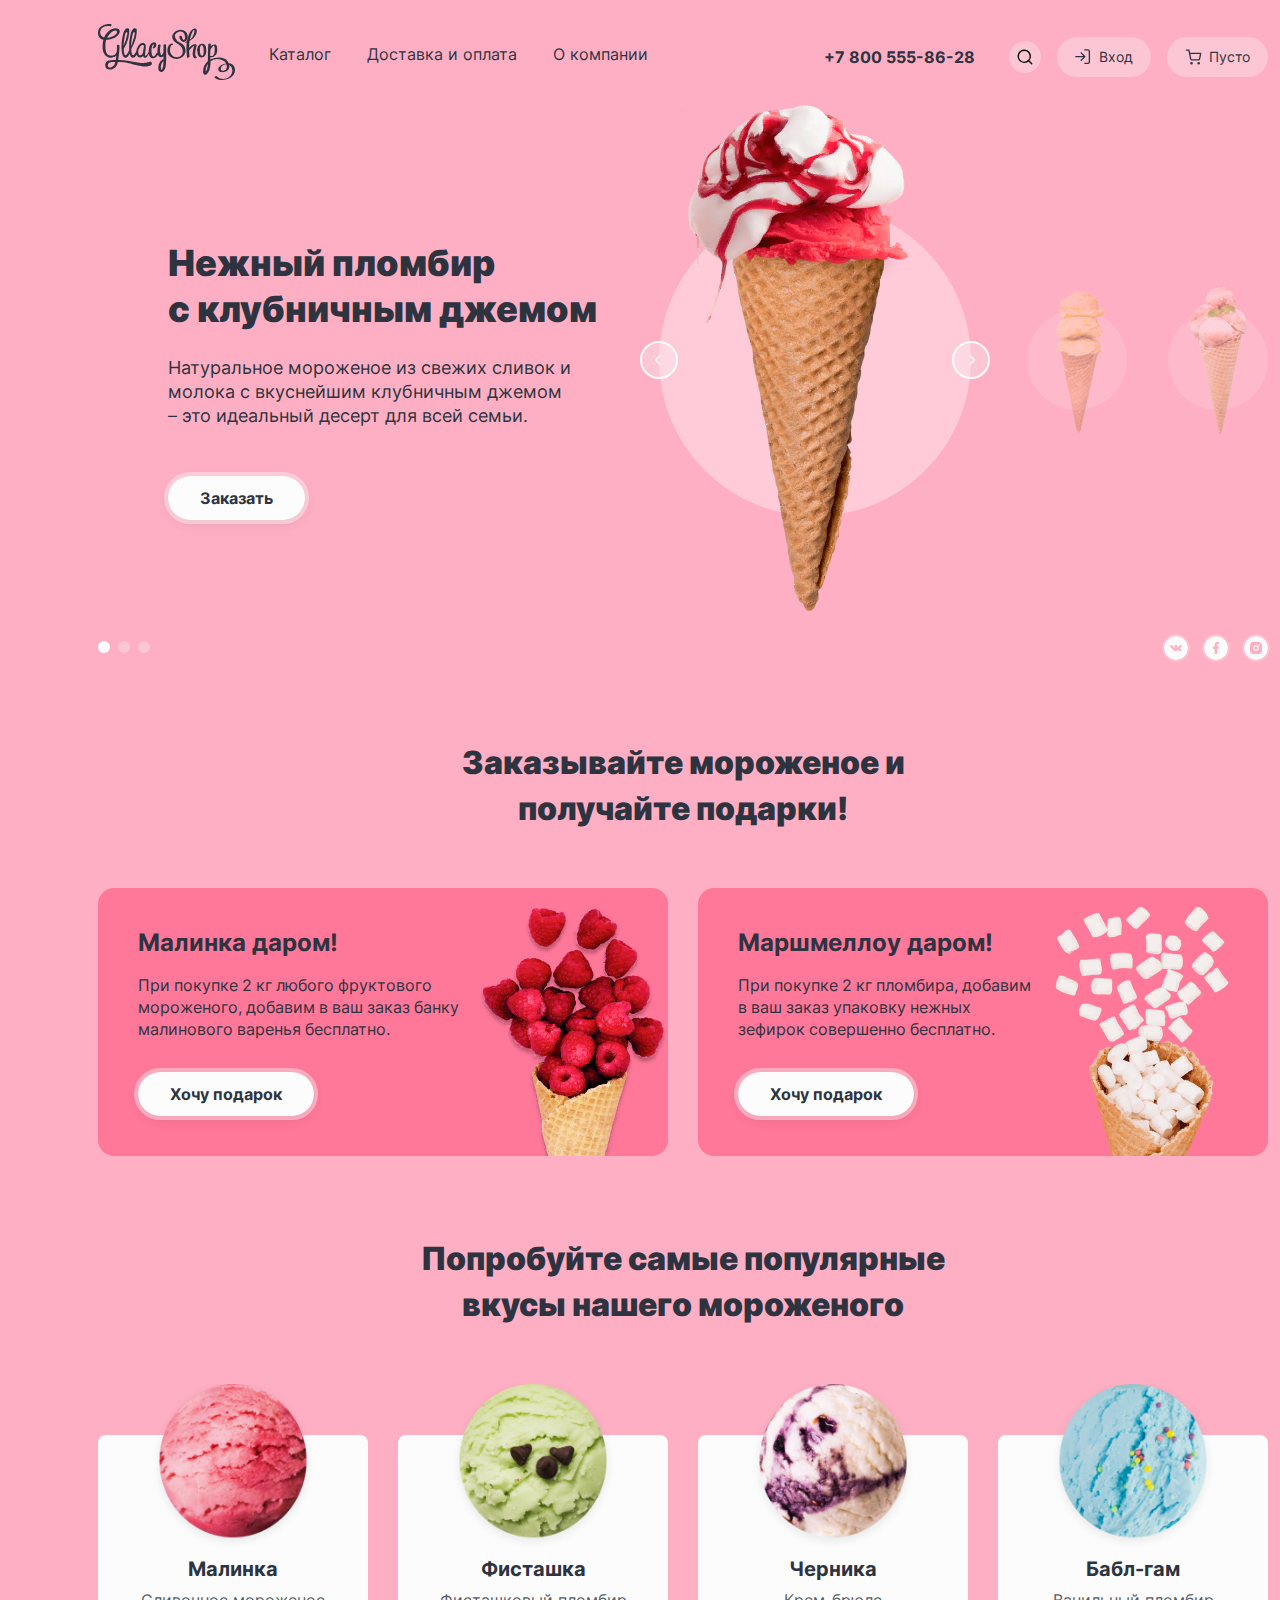
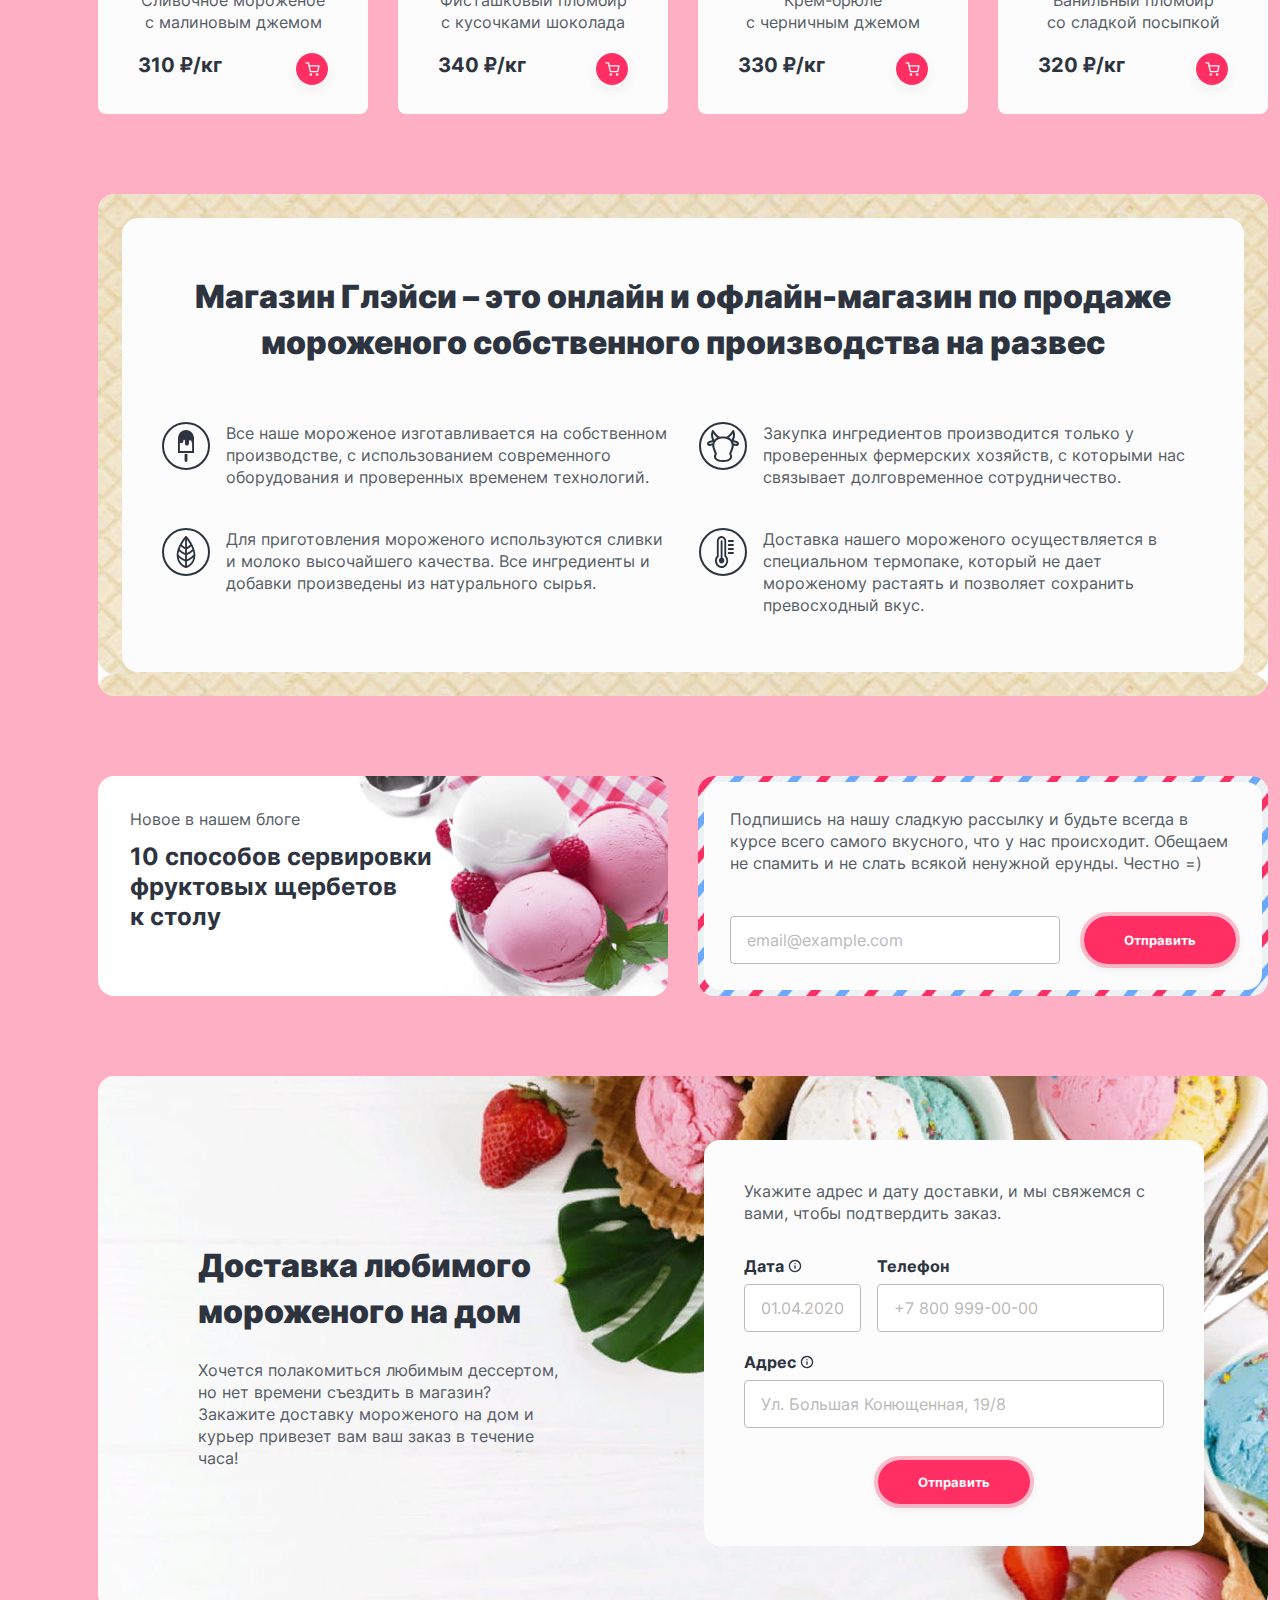
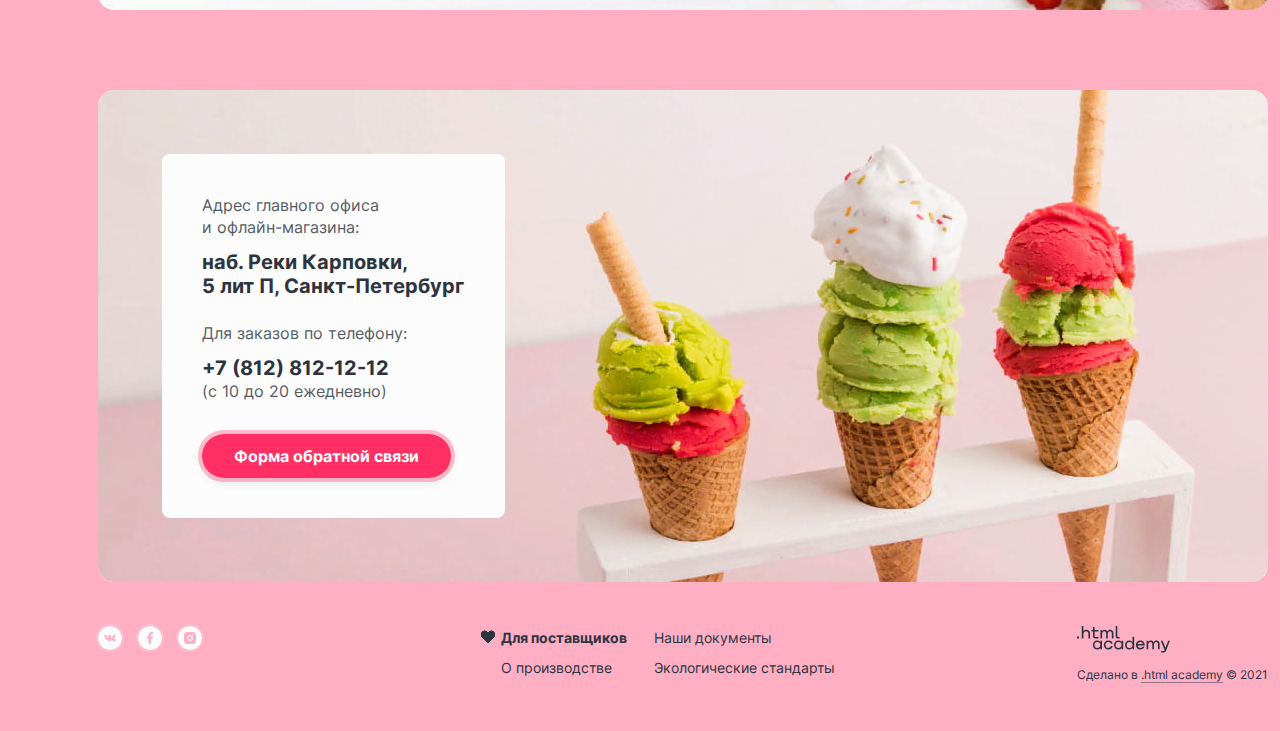
<file: index.html>
<!DOCTYPE html>
<html lang="ru">
  <head>
    <meta charset="utf-8">
    <title>HTML Academy: Глейси</title>
    <link rel="icon" type="image/png" sizes="32x32" href="images/favicon-32x32.png">
    <link rel="stylesheet" href="styles/styles.css">
  </head>
  <body class="page-pink">
    <header class="main-header">
      <nav class="navigation">
        <img class="logo" src="images/logo-gllacy.svg" width="137" height="56" alt="Логотип Магазина Глэйси.">
        <ul class="navigation-list">
          <li class="navigation-item">
            <a class="navigation-link" href="catalog.html">Каталог</a>
          </li>
          <li class="navigation-item">
            <a class="navigation-link" href="delivery.html">Доставка и оплата</a>
          </li>
          <li class="navigation-item">
            <a class="navigation-link" href="about.html">О компании</a>
          </li>
        </ul>
        <ul class="navigation-list navigation-user">
          <li class="navigation-item">
            <a class="navigation-link" href="tel:+78005558628"><span class="telephone">+7 800 555-86-28</span>
            </a>
          </li>
          <li class="navigation-item">
            <a class="navigation-link navigation-link-search" href="#">
              <svg class="navigation-icon" aria-hidden="true" focusable="false" width="16" height="16" xmlns="http://www.w3.org/2000/svg">
                <path fill-rule="evenodd" clip-rule="evenodd" d="M1.913 7.246a5.333 5.333 0 1 1 9.17 3.705.666.666 0 0 0-.132.132 5.333 5.333 0 0 1-9.038-3.837Zm9.552 5.162a6.667 6.667 0 1 1 .943-.943l2.81 2.81a.667.667 0 1 1-.943.943l-2.81-2.81Z" />
              </svg>
              <span class="visually-hidden">
              Поиск
              </span>
            </a>
            <div class="popover popover-search">
            <div class="popover-content">
                <form class="search-form" action="https://echo.htmlacademy.ru/" method="post">
                  <p class="field-group">
                    <label class="visually-hidden" for="search">Поиск</label>
                    <input class="search-form-field field" type="text" id="search" name="search" placeholder="Поиск по сайту">
                  </p>
                  <button class="popover-close-button">
                    <svg aria-hidden="true" focusable="false" width="16" height="16" viewBox="0 0 16 16" fill="none" xmlns="http://www.w3.org/2000/svg">
                    <path fill-rule="evenodd" clip-rule="evenodd" d="M12.803 4.13807C13.0634 3.87772 13.0634 3.45561 12.803 3.19526C12.5427 2.93491 12.1206 2.93491 11.8602 3.19526L7.99914 7.05633L4.13807 3.19526C3.87772 2.93491 3.45561 2.93491 3.19526 3.19526C2.93491 3.45561 2.93491 3.87772 3.19526 4.13807L7.05633 7.99914L3.19526 11.8602C2.93491 12.1206 2.93491 12.5427 3.19526 12.803C3.45561 13.0634 3.87772 13.0634 4.13807 12.803L7.99914 8.94195L11.8602 12.803C12.1206 13.0634 12.5427 13.0634 12.803 12.803C13.0634 12.5427 13.0634 12.1206 12.803 11.8602L8.94195 7.99914L12.803 4.13807Z" fill="#B9B9B9"/>
                    </svg>

                      <span class="visually-hidden">Закрыть</span>
                  </button>
                </form>
              </div>
            </div>
          </li>
          <li class="navigation-item">
            <a class="navigation-link navigation-link-login" href="#">
              <svg class="navigation-icon" width="16" height="16" fill="none" xmlns="http://www.w3.org/2000/svg"><path fill-rule="evenodd" clip-rule="evenodd" d="M9.2.87c0-.36.3-.66.68-.66h3a2.17 2.17 0 0 1 2.16 2.17v10.5a2.17 2.17 0 0 1-2.16 2.16h-3a.67.67 0 0 1 0-1.33h3a.83.83 0 0 0 .83-.84V2.38a.83.83 0 0 0-.84-.83h-3a.67.67 0 0 1-.66-.67ZM5.66 3.4a.67.67 0 0 1 .95 0l3.74 3.75a.66.66 0 0 1 0 .95L6.6 11.85a.67.67 0 1 1-.95-.95l2.62-2.6H.87a.67.67 0 0 1 0-1.34h7.4L5.65 4.35a.67.67 0 0 1 0-.95Z" fill="#2D3440"/></svg>
              Вход
            </a>
            <div class="popover popover-auth">
              <div class="popover-content">
                <h2 class="popover-title">Личный кабинет</h2>
                <form class="auth-form" action="https://echo.htmlacademy.ru/" method="post">
                  <p class="field-group">
                    <label class="visually-hidden" for="auth-email">email@example.com</label>
                    <input class="auth-form-field field" type="email" id="auth-email" name="auth-email" value="email@example.com" required>
                  </p>
                  <p class="field-group">
                    <label class="visually-hidden" for="auth-password">Пароль</label>
                    <input class="auth-form-field field" type="password" id="auth-password" name="auth-password" value="password">
                  </p>
                  <p class="field-group auth-form-user-options">
                    <button class="button-red auth-form-button" type="submit">Войти</button>
                    <a class="auth-form-recovery" href="#">Забыли пароль?</a>
                    <a class="auth-form-register" href="#">Регистрация</a>
                  </p>
                </form>
              </div>
            </div>
          </li>
          <li class="navigation-item">
            <a class="navigation-link navigation-link-cart" href="#">
              <svg class="navigation-icon" width="17" height="16" fill="none" xmlns="http://www.w3.org/2000/svg"><path fill-rule="evenodd" clip-rule="evenodd" d="M1.31.49a.67.67 0 0 0 0 1.33h2.06l.54 2.7.01.05 1.1 5.44a1.97 1.97 0 0 0 1.96 1.6h6.32a1.97 1.97 0 0 0 1.96-1.6l1.05-5.47a.67.67 0 0 0-.66-.8H5.12l-.55-2.71a.67.67 0 0 0-.65-.54h-2.6Zm5.01 9.26L5.4 5.08h9.46l-.9 4.68a.64.64 0 0 1-.63.5H6.96a.64.64 0 0 1-.64-.5ZM5.21 14.2a1.32 1.32 0 1 1 2.64 0 1.32 1.32 0 0 1-2.64 0Zm7.17 0a1.32 1.32 0 1 1 2.64 0 1.32 1.32 0 0 1-2.64 0Z" fill="#2D3440"/></svg>
              <span class="visually-hidden">
              Корзина
              </span> Пусто
            </a>
            <div class="popover popover-cart-empty">
              <div class="popover-content">
                <h2 class="popover-title">Ваша корзина пока пуста</h2>
              </div>
            </div>
          </li>
        </ul>

      </nav>
    </header>
    <main class="main-container main-index">
      <h1 class="visually-hidden">Магазин Глэйси</h1>

      <div class="first-page-container">
        <section class="description">
          <h2 class="visually-hidden">Описание товара</h2>
          <h3 class="description-title">Нежный пломбир<br> с клубничным джемом</h3>
          <p class="description-text">Натуральное мороженое из свежих сливок и молока с вкуснейшим клубничным джемом<br> – это идеальный десерт для всей семьи. 
          </p>
          <a href="#" class="button button-order">Заказать</a>
        </section>

        <section class="gallery">
          <h2 class="visually-hidden">Галлерея мороженого с разными вкусами</h2>
          <div class="ice-cream-wrapper">
            <div class="ice-cream-background">
              <img class="slider-image-1" src="images/ice-cream-1.png" width="306" height="507" alt="Мороженое с клубничным джемом.">
            </div>
            <div class="slider-controls">
              <button class="slider-button slider-prev" type="button">
                <svg aria-hidden="true" focusable="false" width="16" height="16" viewBox="0 0 16 16" fill="none" xmlns="http://www.w3.org/2000/svg">
                <path fill-rule="evenodd" clip-rule="evenodd" d="M7.13526 2.8647C6.87557 2.605 6.45451 2.605 6.19481 2.8647C5.93511 3.12439 5.93511 3.54545 6.19481 3.80515L10.3961 8.00643L6.19477 12.2077C5.93508 12.4674 5.93508 12.8885 6.19477 13.1482C6.45447 13.4079 6.87553 13.4079 7.13523 13.1482L11.8039 8.47949C11.8049 8.47855 11.8058 8.47761 11.8068 8.47666C12.0665 8.21696 12.0665 7.79591 11.8068 7.53621L7.13526 2.8647Z" fill="#2D3440"/>
                </svg>
                <span class="visually-hidden">Предыдущее фото</span>
              </button>
              <button class="slider-button slider-next" type="button">
                <svg aria-hidden="true" focusable="false" width="16" height="16" viewBox="0 0 16 16" fill="none" xmlns="http://www.w3.org/2000/svg">
                <path fill-rule="evenodd" clip-rule="evenodd" d="M7.13526 2.8647C6.87557 2.605 6.45451 2.605 6.19481 2.8647C5.93511 3.12439 5.93511 3.54545 6.19481 3.80515L10.3961 8.00643L6.19477 12.2077C5.93508 12.4674 5.93508 12.8885 6.19477 13.1482C6.45447 13.4079 6.87553 13.4079 7.13523 13.1482L11.8039 8.47949C11.8049 8.47855 11.8058 8.47761 11.8068 8.47666C12.0665 8.21696 12.0665 7.79591 11.8068 7.53621L7.13526 2.8647Z" fill="#2D3440"/>
                </svg>
                <span class="visually-hidden">Следующее фото</span>
              </button>
            </div>
            <img class="slider-image-2" src="images/ice-cream-2-2.png" width="100" height="150" alt="Мороженое со вкусом банана.">
            <img class="slider-image-3" src="images/ice-cream-3-3.png" width="100" height="150" alt="Мороженое с Маршмеллоу.">
          </div>
        </section>
      </div>

      <div class="pagination-wrapper">
        <ol class="slider-pagination">
          <li class="slider-pagination-item">
            <button class="slider-pagination-button slider-pagination-button-current" type="button">
              <span class="visually-hidden">1 фото</span>
            </button>
          </li>
          <li class="slider-pagination-item">
            <button class="slider-pagination-button slider-pagination-button-second" type="button">
              <span class="visually-hidden">2 фото</span>
            </button>
          </li>
          <li class="slider-pagination-item">
            <button class="slider-pagination-button slider-pagination-button-third" type="button">
              <span class="visually-hidden">3 фото</span>
            </button>
          </li>
        </ol>
        <ul class="social-media-list">
          <li class="social-media-item">
            <a class="social-media-link social-media-vk" href="https://vk.com/htmlacademy/">
              <span class="visually-hidden">Вконтакте</span>
            </a>
          </li>
          <li class="social-media-item">
            <a class="social-media-link social-media-fb" href="https://www.facebook.com/htmlacademy/">
              <span class="visually-hidden">Фэйсбук</span>
            </a>
          </li>
          <li class="social-media-item">
            <a class="social-media-link social-media-instagram" href="https://www.instagram.com/htmlacademy/">
              <span class="visually-hidden">Инстаграм</span>
            </a>
          </li>
        </ul>
      </div>

      <section class="bonuses">
        <h2 class="visually-hidden">Бонусное предложение</h2>
        <h3 class="bonuses-title">Заказывайте мороженое и получайте подарки!</h3>
        <ul class="bonuses-list">
          <li class="bonuses-item-1">
            <h4 class="bonuses-item-title">Малинка даром!</h4>
            <p class="bonuses-item-description">При покупке 2 кг любого фруктового<br> мороженого, добавим в ваш заказ банку<br> малинового варенья бесплатно.
            </p>  
            <a class="button button-gift" href="#" >Хочу подарок</a>
          </li>
          <li class="bonuses-item-2">
            <h4 class="bonuses-item-title">Маршмеллоу даром!</h4>
            <p class="bonuses-item-description">При покупке 2 кг пломбира, добавим<br> в ваш заказ упаковку нежных<br> зефирок совершенно бесплатно.
            </p>  
            <a class="button button-gift" href="#" >Хочу подарок</a>
          </li>
        </ul>
      </section>

      <section class="flavours">
        <h2 class="visually-hidden">Товары</h2>
        <h3 class="flavours-title">Попробуйте самые популярные вкусы нашего мороженого</h3>
        <ul class="product-list">
          <li class="product-card">
            <a class="product-card-image-link" href="#">
              <img class="product-card-image" src="images/products/product-1.png" width="168" height="168" alt="Малиновый вкус мороженого.">
            </a>
            <a class="product-card-title-link" href="">
              <h4 class="product-card-title">Малинка</h4>
            </a>
            <a class="product-card-description-link" href="">
              <p class="product-card-description">Сливочное мороженое<br> с малиновым джемом</p>
            </a>
            <b class="product-card-price">310 ₽/кг</b>
            <a class="button product-card-button" href="#">
              <svg aria-hidden="true" focusable="false" width="15" height="14" fill="none" xmlns="http://www.w3.org/2000/svg"><path fill-rule="evenodd" clip-rule="evenodd" d="M1.17.25a.67.67 0 1 0 0 1.33h1.77l.47 2.34v.05l.97 4.84a1.83 1.83 0 0 0 1.82 1.46h5.62a1.83 1.83 0 0 0 1.82-1.46V8.8l.93-4.86a.67.67 0 0 0-.66-.8h-9.3L4.14.8a.67.67 0 0 0-.66-.54H1.17Zm4.52 8.3-.81-4.07h8.23l-.78 4.07a.5.5 0 0 1-.49.4H6.18a.5.5 0 0 1-.49-.4ZM4.56 12.5a1.25 1.25 0 1 1 2.49 0 1.25 1.25 0 0 1-2.5 0Zm6.37 0a1.25 1.25 0 1 1 2.5 0 1.25 1.25 0 0 1-2.5 0Z" fill="#FCFCFC"/></svg>
              <span class="visually-hidden">Корзина</span>
            </a>
          </li>
          <li class="product-card">
            <a class="product-card-image-link" href="#">
              <img class="product-card-image" src="images/products/product-2.png" width="168" height="168" alt="Фисташковый вкус мороженого.">
            </a>
            <a class="product-card-title-link" href="">
              <h4 class="product-card-title">Фисташка</h4>
            </a>
            <a class="product-card-description-link" href="">
              <p class="product-card-description">Фисташковый пломбир<br> с кусочками шоколада</p>
            </a>
            <b class="product-card-price">340 ₽/кг</b>
            <a class="button product-card-button" href="#">
              <svg aria-hidden="true" focusable="false" width="15" height="14" fill="none" xmlns="http://www.w3.org/2000/svg"><path fill-rule="evenodd" clip-rule="evenodd" d="M1.17.25a.67.67 0 1 0 0 1.33h1.77l.47 2.34v.05l.97 4.84a1.83 1.83 0 0 0 1.82 1.46h5.62a1.83 1.83 0 0 0 1.82-1.46V8.8l.93-4.86a.67.67 0 0 0-.66-.8h-9.3L4.14.8a.67.67 0 0 0-.66-.54H1.17Zm4.52 8.3-.81-4.07h8.23l-.78 4.07a.5.5 0 0 1-.49.4H6.18a.5.5 0 0 1-.49-.4ZM4.56 12.5a1.25 1.25 0 1 1 2.49 0 1.25 1.25 0 0 1-2.5 0Zm6.37 0a1.25 1.25 0 1 1 2.5 0 1.25 1.25 0 0 1-2.5 0Z" fill="#FCFCFC"/></svg>
              <span class="visually-hidden">Корзина</span>
            </a>
          </li>
          <li class="product-card">
            <a class="product-card-image-link" href="#">
              <img class="product-card-image" src="images/products/product-3.png" width="168" height="168" alt="Черничный вкус мороженого.">
            </a>
            <a class="product-card-title-link" href="">
              <h4 class="product-card-title">Черника</h4>
            </a>
            <a class="product-card-description-link" href="">
              <p class="product-card-description">Крем-брюле<br> с черничным джемом</p>
            </a>
            <b class="product-card-price">330 ₽/кг</b>
            <a class="button product-card-button" href="#">
              <svg aria-hidden="true" focusable="false" width="15" height="14" fill="none" xmlns="http://www.w3.org/2000/svg"><path fill-rule="evenodd" clip-rule="evenodd" d="M1.17.25a.67.67 0 1 0 0 1.33h1.77l.47 2.34v.05l.97 4.84a1.83 1.83 0 0 0 1.82 1.46h5.62a1.83 1.83 0 0 0 1.82-1.46V8.8l.93-4.86a.67.67 0 0 0-.66-.8h-9.3L4.14.8a.67.67 0 0 0-.66-.54H1.17Zm4.52 8.3-.81-4.07h8.23l-.78 4.07a.5.5 0 0 1-.49.4H6.18a.5.5 0 0 1-.49-.4ZM4.56 12.5a1.25 1.25 0 1 1 2.49 0 1.25 1.25 0 0 1-2.5 0Zm6.37 0a1.25 1.25 0 1 1 2.5 0 1.25 1.25 0 0 1-2.5 0Z" fill="#FCFCFC"/></svg>
              <span class="visually-hidden">Корзина</span>
            </a>
          </li>
          <li class="product-card">
            <a class="product-card-image-link" href="#">
              <img class="product-card-image" src="images/products/product-4.png" width="168" height="168" alt="Вкус мороженого Бабл-гам.">
            </a>
            <a class="product-card-title-link" href="">
              <h4 class="product-card-title">Бабл-гам</h4>
            </a>
            <a class="product-card-description-link" href="">
              <p class="product-card-description">Ванильный пломбир<br> со сладкой посыпкой</p>
            </a>
            <b class="product-card-price">320 ₽/кг</b>
            <a class="button product-card-button" href="#">
              <svg aria-hidden="true" focusable="false" width="15" height="14" fill="none" xmlns="http://www.w3.org/2000/svg"><path fill-rule="evenodd" clip-rule="evenodd" d="M1.17.25a.67.67 0 1 0 0 1.33h1.77l.47 2.34v.05l.97 4.84a1.83 1.83 0 0 0 1.82 1.46h5.62a1.83 1.83 0 0 0 1.82-1.46V8.8l.93-4.86a.67.67 0 0 0-.66-.8h-9.3L4.14.8a.67.67 0 0 0-.66-.54H1.17Zm4.52 8.3-.81-4.07h8.23l-.78 4.07a.5.5 0 0 1-.49.4H6.18a.5.5 0 0 1-.49-.4ZM4.56 12.5a1.25 1.25 0 1 1 2.49 0 1.25 1.25 0 0 1-2.5 0Zm6.37 0a1.25 1.25 0 1 1 2.5 0 1.25 1.25 0 0 1-2.5 0Z" fill="#FCFCFC"/></svg>
              <span class="visually-hidden">Корзина</span>
            </a>
          </li>
        </ul>
      </section>

      <section class="advantages">
        <h2 class="visually-hidden">Преимущества</h2>
        <div class="advantages-white-background">
          <h3 class="advantages-title">Магазин Глэйси – это онлайн и офлайн-магазин по продаже мороженого собственного производства на развес</h3>
          <ul class="advantages-list">
            <li class="advantages-item">
              <p class="advantages-icon">
               <img src="images/icons/icon-ice-cream.svg" width="48" height="48" alt="Иконка мороженого.">
              </p>
              <p class="advantages-description">Все наше мороженое изготавливается на собственном производстве, с использованием современного оборудования и проверенных временем технологий.
              </p>  
            </li>
            <li class="advantages-item">
              <p class="advantages-icon">
               <img src="images/icons/icon-cow.svg" width="48" height="48" alt="Иконка коровка.">
              </p>
              <p class="advantages-description">Закупка ингредиентов производится только у проверенных фермерских хозяйств, с которыми нас связывает долговременное сотрудничество.
              </p>  
            </li>
            <li class="advantages-item">
              <p class="advantages-icon">
               <img src="images/icons/icon-leaf.svg" width="48" height="48" alt="Иконка листик.">
              </p>
              <p class="advantages-description">Для приготовления мороженого используются сливки и молоко высочайшего качества. Все ингредиенты и добавки произведены из натурального сырья.
              </p>  
            </li>
            <li class="advantages-item">
              <p class="advantages-icon">
               <img src="images/icons/icon-thermometer.svg" width="48" height="48" alt="Иконка градусник.">
              </p>
              <p class="advantages-description">Доставка нашего мороженого осуществляется в специальном термопаке, который не дает мороженому растаять и позволяет сохранить превосходный вкус.
              </p>  
            </li>
          </ul>
        </div>
      </section>
      <div class="columns-container">
        <article class="news">
          <h2 class="visually-hidden">Статья про сервировку фруктовых щербетов</h2>
          <a class="news-link" href="#">Новое в нашем блоге</a>
          <h3 class="article">
            <a class="article-link" href="#">10 способов сервировки фруктовых щербетов<br> к столу</a> 
          </h3>
        </article>

        <section class="subscription">
          <div class="subscription-white-background">
            <h2 class="visually-hidden">Рассылка</h2>
            <p class="subscription-description">Подпишись на нашу сладкую рассылку и будьте всегда в курсе всего самого вкусного, что у нас происходит. Обещаем не спамить и не слать всякой ненужной ерунды. Честно =)</p>
            <form class="subscription-form" action="https://echo.htmlacademy.ru/" method="post">
              <p class="subscription-email">
                <label class="visually-hidden" for="subscription-email">Email</label>
                <input class="field" type="email" name="subscription-email" placeholder="email@example.com" id="subscription-email" required>
              </p>
              <button class="button-red subscription-button" type="submit">Отправить</button>
            </form>
          </div>
        </section>
      </div>

      <div class="delivery-background">
        <section class="delivery">
          <h2 class="visually-hidden">Доставка</h2>
          <h3 class="delivery-title">Доставка любимого мороженого на дом</h3>
          <p class="delivery-description">Хочется полакомиться любимым дессертом, но нет времени съездить в магазин? Закажите доставку мороженого на дом и курьер привезет вам ваш заказ в течение часа!
          </p>
        </section>

        <section class="delivery-order">
          <h2 class="visually-hidden">Оформить доставку</h2>
          <p class="delivery-text">Укажите адрес и дату доставки, и мы свяжемся с вами, чтобы подтвердить заказ.</p>

          <form class="delivery-form" action="https://echo.htmlacademy.ru/" method="post">
          <div class="delivery-form-day">
            <span class="form-label form-label-icon">
              <label for="delivery-day">Дата</label>
              <button class="info" type="button">
                <span class="visually-hidden">Посмотреть дополнительную информацию</span>
              </button>
            </span>
            <input class="field" type="text" id="delivery-day" name="delivery-day" placeholder="01.04.2020">
          </div>
          <div class="delivery-form-tel">
            <span class="form-label">
              <label for="delivery-tel">Телефон</label></span>
              <input class="field" type="text" id="delivery-tel" name="delivery-tel" placeholder="+7 800 999-00-00" required>
          </div>
          <div class="delivery-form-address">
            <span class="form-label form-label-icon">
              <label for="delivery-address">Адрес</label>
              <button class="info tooltip" type="button">
                <span class="visually-hidden">Посмотреть дополнительную информацию</span>
                <span class="tooltiptext">Введите название<br> улицы, дома и квартиры</span>
              </button>
            </span>
            <input class="field" type="text" id="delivery-address" name="delivery-address" placeholder="Ул. Большая Конющенная, 19/8">
          </div>
          <button class="button-red button-delivery-form" type="submit">Отправить
          </button>
          </form>
        </section>
      </div>

      <section class="contacts">
        <h2 class="visually-hidden">Контакты</h2>
        <address class="contacts-address">
          <p class="contacts-address-text">Адрес главного офиса<br> и офлайн-магазина:</p>
          <b>наб. Реки Карповки,<br> 5 лит П, Санкт-Петербург</b>
          <p class="contacts-address-tel">Для заказов по телефону:</p>
          <b>+7 (812) 812-12-12</b>
          <p class="contacts-address-time">(с 10 до 20 ежедневно)</p>
          <a class="button-red button-feedback" href="#">Форма обратной связи</a>
        </address>
        
      </section>
      
    </main>

    <footer class="main-footer">
      <div class="main-footer-container">
      <section class="footer-social-media">
        <h2 class="visually-hidden">Магазин Глэйси в социальных сетях</h2>
        <ul class="footer-social-media-list">
          <li class="footer-social-media-item">
            <a class="footer-social-media-link footer-social-media-vk" href="https://vk.com/htmlacademy/">
              <span class="visually-hidden">Вконтакте</span>
            </a>
          </li>
          <li class="footer-social-media-item">
            <a class="footer-social-media-link footer-social-media-fb" href="https://www.facebook.com/htmlacademy/">
              <span class="visually-hidden">Фэйсбук</span>
            </a>
          </li>
          <li class="footer-social-media-item">
            <a class="footer-social-media-link footer-social-media-instagram" href="https://www.instagram.com/htmlacademy/">
              <span class="visually-hidden">Инстаграм</span>
            </a>
          </li>
        </ul>
      </section>

      <section class="footer-additional-info">
        <h2 class="visually-hidden">Дополнительная информация о магазине Глэйси</h2>
        <ul class="footer-additional-info-list">
          <li class="footer-additional-info-item">
            <a class="additional-info-link" href=""> 
              <b>Для поставщиков</b>
            </a>
          </li>
          <li class="footer-additional-info-item">
            <a class="additional-info-link" href="">Наши документы</a>
          </li>
          <li class="footer-additional-info-item">
            <a class="additional-info-link" href="">О производстве</a>
          </li>
           <li class="footer-additional-info-item">
            <a class="additional-info-link" href="">Экологические стандарты</a>
          </li>
        </ul>
      </section>

      <section class="footer-rights">
        <h2 class="visually-hidden">Aвторское право</h2>
        <a class="htmlacademy-link" href="https://htmlacademy.ru/">
          <img class="footer-logo" src="images/logo-htmlacademy.svg" width="93" height="27" alt="Логотип html.academy.">
        </a>
        <p class="about-text">Сделано в
          <a class="htmlacademy-link" href="https://htmlacademy.ru/"> .html academy</a> © 2021
        </p>
      </section>
      </div>
    </footer>
    <div class="modal-container-close">
      <div class="modal modal-feedback">
        <button class="modal-close-button">
          <span class="visually-hidden">Закрыть</span>
        </button>
        <section class="modal-content">
          <h2 class="modal-title">Мы обязательно ответим вам!</h2>
          <form class="feedback-form" action="https://echo.htmlacademy.ru/" method="post">
            <p class="field-group">
              <label class="visually-hidden" for="feedback-name">Имя и фамилия</label>
              <input class="feedback-form-field field" type="text" id="feedback-name" name="feedback-name" placeholder="Имя и фамилия">
            </p>
            <p class="field-group">
              <label class="visually-hidden" for="feedback-email">Email</label>
              <input class="auth-form-field field" type="email" id="feedback-email" name="feedback-email" placeholder="email@example.com">
            </p>
            <p class="field-group">
              <label class="visually-hidden" for="feedback-comments">Комментарии</label>
              <textarea class="feedback-form-field field textarea" id="feedback-comments" name="feedback-comments" placeholder="В свободной форме"></textarea>
            </p>
            <button class="button-red feedback-form-button" type="submit">Отправить</button>
          </form>
        </section>

      </div>

    </div>
  </body>
</html>
</file>
<file: styles/styles.css>
@font-face {
  font-family: inter;
  font-size: normal;
  font-weight: 400;
  src: url("../fonts/inter-400.woff2") format("woff2");
  font-display: swap;
}

@font-face {
  font-family: inter;
  font-size: normal;
  font-weight: 700;
  src: url("../fonts/inter-700.woff2") format("woff2");
  font-display: swap;
}

@font-face {
  font-family: inter;
  font-size: normal;
  font-weight: 900;
  src: url("../fonts/inter-900.woff2") format("woff2");
  font-display: swap;
}

html {
  height: 100%;
}
/* class "page-pink" относиться к 1-му слайду
   class "page-blue" относиться ко 2-му слайду
   class "page-yellow" относиться к 3-му слайду
*/
body {
  min-width: 1366px;
  margin: 0;
  display: flex;
  flex-direction: column;
  min-height: 100%;
  font-family: inter, arial;
  font-size: 16px;
  line-height: 22px;
  color: #565c66;
}

.page-pink {
  background-color: #feafc3;
}

.page-blue {
  background-color: #69a9ff;
}

.page-yellow {
  background-color: #fcc850;
}

.visually-hidden {
  position: absolute;
  width: 1px;
  height: 1px;
  margin: -1px;
  padding: 0;
  border: 0;
  overflow: hidden;
  clip: rect(0, 0, 0, 0);
}

.button {
  font-family: inherit;
  font-weight: 700;
  line-height: 20px;
  color: #2d3440;
  text-align: center;
  text-decoration: none;
  padding: 12px 32px;
  cursor: pointer;
  border: none;
  background: #fcfcfc;
  outline: 4px solid rgba(252, 252, 252, 0.4);
  box-shadow: 0px 4px 12px rgba(45, 52, 64, 0.1);
  border-radius: 26px;
  display: inline-block;
  box-sizing: border-box;
}

.button:hover {
  background: rgba(252, 252, 252, 0.4);
  outline: 4px solid #fcfcfc;
  box-shadow: 0px 4px 15px rgba(133, 133, 133, 0.15);
}

.button:focus {
  background: #fcfcfc;
  box-shadow: 0px 4px 12px rgba(45, 52, 64, 0.1);
  outline: 2px solid #2d3440;
}

.button:disabled {
  background: #E7E7E7;
  outline: 4px solid rgba(252, 252, 252, 0.4);
  color: #b9b9b9;
}

.button:disabled:hover {
  background: #E7E7E7;
  border: 4px solid rgba(252, 252, 252, 0.4);
  cursor: default;
}

.button-red {
  font-family: inherit;
  font-weight: 700;
  line-height: 20px;
  text-align: center;
  text-decoration: none;
  padding: 12px 32px;
  max-width: 250px;
  min-width: 152px;
  cursor: pointer;
  border: none;
  color: #fcfcfc;
  background-color: #FF2F64;
  box-shadow: 0px 4px 12px rgba(45, 52, 64, 0.1);
  outline: 4px solid rgba(255, 47, 100, 0.3);
  border-radius: 26px;
  display: inline-block;
  box-sizing: border-box;
}

.button-red:hover {
  background: rgba(252, 252, 252, 0.3);
  outline: 4px solid #ff2f64;
  color: #2d3440;
}

.button-red:focus {
  background: #ff2f64;
  outline: 2px solid #2d3440;
  color: #fcfcfc;
}

.button-red:disabled {
  background: #b9b9b9;
  color: #565c66;
  outline: 4px solid rgba(185, 185, 185, 0.3);
  cursor: default;
}

/*доп.класс disabled для ссылок с классом button*/

.disabled {
  background: #e7e7e7;
  color: #b9b9b9;
  cursor: default;
}

.disabled-red {
  background: #b9b9b9;
  cursor: default;
  color: #565c66;
  outline: 4px solid rgba(185, 185, 185, 0.3);
}

/*spinner добавляется классом spinner для кнопки*/

.spinner {
  padding-right: 56px;
  background-image: url("../images//icons/icon-spinner.svg");
  background-size: 16px 16px;
  background-repeat: no-repeat;
  background-position: center right 32px;
}


.main-header {
  color: #2d3440;
}

li {
  list-style-type: none;
}

a {
  text-decoration: none;
}

.navigation {
  display: flex;
  width: 1170px;
  margin: 0 auto;
}

.logo {
  display: block;
  margin-top: 24px;
  margin-right: 16px;
}

.navigation-list {
  line-height: 20px;
  padding: 0;
  margin: 0;
  margin-top: 34px;
  display: flex;
  flex-wrap: wrap;
  max-width: 500px;
}

.navigation-link {
  position: relative;
  display: block;
  text-decoration: none;
  max-width: 180px;
  color: #2d3440;
  text-align: center;
  padding: 8px 16px;
  border: 2px solid transparent;
}


.navigation-link:hover {
  background-color: rgba(252, 252, 252, 0.5);
  border-radius: 26px;
}

.navigation-link:active {
  color: #2d3440;
  background-color: #fcfcfc;
  border-radius: 26px;
}


.navigation-link:focus {
  background-color: rgba(252, 252, 252, 0.5);
  border: 2px solid #2d3440;
  border-radius: 26px;
  outline: none;
}

.navigation-icon {
  position: absolute;
  top: 0;
  right: 0;
  bottom: 0;
  left: 0;
  margin: auto;
}

.navigation-user {
  font-size: 14px;
  max-width: 550px;
  margin-left: auto;
  align-items: center;
}

.navigation-link-login,
.navigation-link-cart {
  padding-left: 40px;
  background-color: rgba(252, 252, 252, 0.3);
  color: #2d3440;
  border-radius: 26px;

}

.navigation-link-login .navigation-icon,
.navigation-link-cart .navigation-icon {
  right: auto;
  left: 16px;
  margin: auto 0;
}

.navigation-user .navigation-link {
  min-width: 32px;
  min-height: 16px;
  margin-right: 16px;
}

.navigation-user .navigation-link-cart {
  margin-right: 0;
}

.navigation-link-search {
  width: 32px;
  height: 32px;
  padding: 0;
  background-color: rgba(252, 252, 252, 0.3);
  border: 2px rgba(252, 252, 252, 0.3);
  border-radius: 50px;
  box-sizing: border-box;
}

.navigation-link-current {
  color: #fcfcfc;
  background-color: #ff4a78;
  border-radius: 26px;
}

.navigation-link-current:hover {
  color: #2d3440;
}

.navigation-link-current:active {
  border: 2px solid #fcfcfc;
}

.navigation-link-current:focus {
  color: #2d3440;
}

.navigation-item:focus-within .subcatalog {
  display: block;
}

.subcatalog {
  position: absolute;
  z-index: 1;
  width: 138px;
  box-sizing: border-box;
  background: #fcfcfc;
  border-radius: 4px;
  margin-top: 8px;
  padding: 0;
  box-shadow: 0px 8px 16px rgb(45 52 64 / 12%);
  display: none;
}

.subcatalog-title {
  display: block;
  padding: 16px 16px 12px 16px;
  font-size: 14px;
  font-weight: 700;
  color: #2d3440;
  border-bottom: 1px solid #b9b9b9;
}


.subcatalog-item:last-child {
  margin-bottom: 14px;
}

.subcatalog-link:hover {
  background-color: #ffcbd8;
}

.subcatalog-link:active {
  background-color:  #ff7799;
}

.subcatalog-link {
  color: #2d3440;
  font-size: 14px;
  line-height: 20px;
  display: block;
  padding: 8px 16px;
}

.navigation-item {
  position: relative;
}

.telephone {
  font-size: 16px;
  font-weight: 700;
}


.main-container {
  flex-grow: 1;
  width: 1170px;
  margin: 0 auto;
  padding-top: 24px;
  padding-bottom: 0;
}

.first-page-container {
  display: flex;
  justify-content: space-between;
  margin-bottom: 20px;
}

.description {
  width: 470px;
  padding-left: 70px;
}

.description-title {
  font-weight: 900;
  font-size: 36px;
  line-height: 46px;
  color: #2d3440;
  margin-top: 136px;
  margin-bottom: 24px;
}

.description-text {
  font-size: 18px;
  line-height: 24px;
  color: #2d3440;
  width: 415px;
  margin-top: 0;
  margin-bottom: 48px
}

.ice-cream-wrapper {
  display: flex;
  align-items: center;
  position: relative;
}

.ice-cream-background {
  position: relative;
  margin-right: 62px;
}

.slider-image-2 {
  margin-right: 41px;
}

.ice-cream-background::before {
  position: absolute;
  content: "";
  width: 312px;
  height: 312px;
  background-color: #ffcbd8;
  border-radius: 50%;
  z-index: -1;
  top: calc(50% - 312px/2);

}

.slider-controls {
  position: absolute;
  display: flex;
  justify-content: space-between;
  top: 50%;
  width: 350px;
  left: -19px;
  transform: translateY(-50%);
}

.slider-button {
  width: 38px;
  height: 38px;
  background: rgba(252, 252, 252, 0.3);
  cursor: pointer;
  border: 2px solid #fcfcfc;
  box-sizing: border-box;
  border-radius: 26px;
  position: relative;
}

.slider-button svg {
  position: absolute;
  top: 0;
  left: 0;
  right: 0;
  bottom: 0;
  margin: auto;
}

.slider-button svg path {
  fill:  #fcfcfc;
}

.slider-button:hover {
  background: #fcfcfc;
}

.slider-button:hover svg path,
.slider-button:focus svg path {
  fill:  #2d3440;
}

.slider-button:focus {
  border: 2px solid #2d3440;
  outline: none;
}

.slider-button:disabled {
  background: rgba(252, 252, 252, 0,3);
  opacity: 0.4;
  cursor: default;
}

.slider-button:disabled svg path {
  fill: rgba(252, 252, 252, 0,3);
}

.slider-prev {
  transform: rotate(180deg);
}

.slider-image {
  display: block;
  margin-right: 41px;
}


.pagination-wrapper {
  display: flex;
  justify-content: space-between;
  margin-bottom: 80px;
}

.slider-pagination {
  margin: 0;
  padding: 0;
  display: flex;
  flex-wrap: wrap;
  margin-right: auto;

}
.slider-pagination-item {
  margin-right: 8px;
}

.slider-pagination-button {
  width: 12px;
  height: 12px;
  margin: 0;
  padding: 0;
  background: rgba(252, 252, 252, 0.3);
  border: none;
  border-radius: 50px;
  cursor: pointer;
}

.slider-pagination-button:hover {
  background: rgba(252, 252, 252, 0.3);
  border: 1px solid #fcfcfc;
  box-sizing: border-box;
  border-radius: 100px;
}

.slider-pagination-button:focus {
  border: 1px solid #2d3440;
  box-sizing: border-box;
  border-radius: 100px;
  outline: none;
}

.slider-pagination-button-current {
  background: #fcfcfc;
}
.slider-pagination-button-second,
.slider-pagination-button-third {
  background: #fcfcfc;
  opacity: 0.3;

}

.social-media-list {
  margin: 0;
  padding: 0;
  max-width: 120px;
  display: grid;
  grid-template-columns: repeat(3, 24px);
  gap: 16px;
}

.social-media-link {
  display: block;
  height: 24px;
  outline: 2px solid rgba(252, 252, 252, 0.2);
  border-radius: 50%;
}

.social-media-link:hover {
  background-color: #2d3440;
  border-radius: 50%;
}

.social-media-link:focus {
  background-color: #2d3440;
  border-radius: 50%;
  outline: 2px solid #2d3440;
}

.social-media-vk {
  background-image: url("../images/icons/icon-vk.svg");
}

.social-media-fb {
  background-image: url("../images/icons/icon-fb.svg");
}

.social-media-instagram {
  background-image: url("../images/icons/icon-instagram.svg");
}

.bonuses {
  margin-bottom: 80px;
}

.bonuses-title,
.flavours-title,
.advantages-title {
  font-weight: 900;
  font-size: 32px;
  line-height: 46px;
  text-align: center;
  color: #2d3440;
  margin: 0 auto;
  margin-bottom: 56px;
}

.bonuses-title {
  width: 443px;

}

.flavours-title {
  width: 527px;
}

.bonuses-list {
  display: flex;
  justify-content: space-between;
  margin: 0;
  padding: 0;
  min-height: 268px;
}

.bonuses-item-1 {
  width: 570px;
  background: #ff7799;
  background-image: url(../images/cone-raspberry.png);
  background-repeat: no-repeat;
  background-position: 100% 100%;
  border-radius: 16px;
  padding: 40px;
  margin-right: 30px;
  box-sizing: border-box;
}

.bonuses-item-2 {
  width: 570px;
  background: #ff7799;
  background-image: url(../images/cone-marshmallow.png);
  background-repeat: no-repeat;
  background-position: 100% 100%;
  border-radius: 16px;
  padding: 40px;
  box-sizing: border-box;
}

.bonuses-item-title {
  max-width: 321px;
  font-weight: 700;
  font-size: 24px;
  line-height: 30px;
  color: #2d3440;
  margin-top: 0;
  margin-bottom: 16px;
}

.bonuses-item-description {
  max-width: 321px;
  color: #2d3440;
  width: 322px;
  margin: 0;
  margin-bottom: 32px;
  word-spacing: -1px;
}


.button-order,
.button-gift {
  max-width: 200px;
}

.flavours {
  margin-bottom: 80px;
}

.product-list {
  display: grid;
  grid-template-columns: repeat(4, 270px);
  margin: 0;
  padding: 0;
  gap: 40px 30px;
  margin-bottom: 16px;
}

.product-card {
  width: 270px;
  margin-top: 51px;
  background-color: #fcfcfc;
  border-radius: 8px;
  text-align: center;
  padding: 0 40px 24px 40px;
  box-sizing: border-box;
  display: grid;
  grid-template-rows: min-content min-content min-content min-content;
  grid-template-columns: 95px 95px;
}

.product-card-image {
  margin-top: -51px;
}

.product-card-image-link {
  grid-column: 1 / -1;
}

.product-card-title-link,
.product-card-description-link {
  grid-column: 1 / 3;
}

.product-card-title {
  font-weight: 700;
  font-size: 20px;
  line-height: 24px;
  color: #2d3440;
  margin-top: 0;
  margin-bottom: 8px;
}


.product-card-description {
  color: #565c66;
  margin: 0;
  margin-bottom: 20px;
}

.product-card-price {
  font-weight: 700;
  font-size: 20px;
  line-height: 24px;
  color: #2d3440;
  text-align: left;
  grid-column: 1 / 2;
}
.product-card-button {
  background-color: #FF2F64;
  width: 32px;
  height: 32px;
  border: none;
  padding: 9px;
  position: relative;
  grid-column: 2 / 3;
  justify-self: end;
  margin-bottom: 5px;
}

.product-card-button svg {
  position: absolute;
  top: 0;
  left: 0;
  right: 0;
  bottom: 0;
  margin: auto;
}

.product-card-button:hover {
  background: rgba(252, 252, 252, 0.3);
  border: 2px solid #FF2F64;
}

.product-card-button:hover svg path {
  fill: #2d3440;
}

.product-card-button:focus {
  background: #FF2F64;
  border: 2px solid #2d3440;
  outline: none;
}

.product-card-button:focus svg path {
  fill: #fcfcfc;
}

.product-card-button.disabled {
  background: #b9b9b9;
  border: none;
}

.product-card-button.disabled svg path {
  fill: #565C66;
}

.advantages {
  background-image: url("../images/background-waffle.jpg");
  min-height: 480px;
  padding: 24px;
  border-radius: 16px;
  margin-bottom: 80px;
  box-sizing: border-box;
}

.advantages-white-background {
  background: #fcfcfc;
  min-height: 432px;
  border-radius: 16px;
  padding: 56px 40px;
  box-sizing: border-box;
}

.advantages-list {
  margin: 0;
  padding: 0;
  display: grid;
  grid-template-columns: 506px 506px;
  gap: 40px 31px;
}

.advantages-item {
  display: flex;
  justify-content: space-between;
  margin: 0;
}

.advantages-icon {
  margin: 0;
  margin-right: 16px;
}

.advantages-description {
  margin: 0;
}

.columns-container {
  display: flex;
  justify-content: space-between;
  margin-bottom: 80px;
}

.news {
  background-image: url("../images/background-article.jpg");
  background-color: #ffffff;
  background-repeat: no-repeat;
  width: 570px;
  height: 220px;
  overflow: auto;
  border-radius: 16px;
  padding: 32px 235px 63px 32px;
  box-sizing: border-box;
}

.news-link {
  color: #565c66;
  text-decoration: none;
  display: block;
  margin-bottom: 12px;
}

.article {
  margin: 0;
}

.article-link {
  font-weight: 700;
  font-size: 24px;
  line-height: 30px;
  color: #2d3440;
  text-decoration: none;

}
.subscription {
  background-image: url("../images/background-subscription.jpg");
  background-repeat: no-repeat;
  width: 570px;
  height: 220px;
  overflow: auto;
  border-radius: 16px;
  padding: 6px;
  box-sizing: border-box;
}

.subscription-white-background {
  background-color: #fcfcfc;
  border-radius: 16px;
  padding: 26px;
  box-sizing: border-box;
}

.subscription-description {
  margin-top: 0;
  margin-bottom: 42px;
}

.subscription-form {
  display: flex;
  justify-content: space-between;
}

.subscription-email {
  flex-grow: 1;
  margin: 0;
  margin-right: 24px;
}

.field {
  height: 48px;
  width: 100%;
  box-sizing: border-box;
  margin: 0;
  padding: 14px 16px;
  font: inherit;
  border: 1px solid #b9b9b9;
  border-radius: 4px;
  font-size: 16px;
  line-height: 20px;
}
.field:hover {
  border: 1px solid #2d3440;
  cursor: auto;
}

.field:focus {
  outline: 1px solid #2d3440;
  border: 1px solid #2d3440;
}

.field:disabled {
  background: #E7E7E7;
  border: 1px solid #b9b9b9;
  color: #2d3440;
}

.field:disabled:hover {
  opacity: 0.65;
}

.field:invalid {
  box-shadow: none;
}

.error {
  border: 1px solid #ea5454;
}

.error:focus {
  outline: 2px solid #ea5454;
  border: 2px solid #fffff;
}

.field::placeholder {
  color: #b9b9b9;
}

.delivery {
  width: 400px;
}

.delivery-order {
  width: 500px;
  background-color: #fcfcfc;
  border-radius: 16px;
  padding: 40px;
  box-sizing: border-box;
}

.delivery-title {
  font-weight: 900;
  font-size: 32px;
  line-height: 46px;
  color: #2d3440;
  margin-top: 103px;
  margin-bottom: 24px;
}

.delivery-description {
  margin: 0;
  width: 371px;
}
.delivery-text {
  margin: 0;
  margin-bottom: 32px;
}

.delivery-form {
  display: grid;
  grid-template-columns: 117px 287px;
  gap: 20px 16px;
}

.delivery-form-address {
  grid-column: 1/-1;
}
.button-delivery-form {
  grid-column: 1/-1;
  justify-self: center;
  margin-top: 12px;
}

.delivery-form-day,
.delivery-form-tel,
.delivery-form-address {
  display: flex;
  flex-direction: column;
}

.form-label {
  font-weight: 700;
  line-height: 20px;
  color: #2d3440;
  margin-bottom: 8px;
}

.form-label-icon {
  position: relative;
  padding-right: 14px;
}

.info {
  position: absolute;
  width: 14px;
  height: 14px;
  margin-top: 3px;
  margin-left: 4px;
  padding: 0;
  background-color: transparent;
  border: none;
  background-image: url("../images/icons/info-icon.svg");
  background-repeat: no-repeat;
  background-position: center;
}

.tooltip {

    display: inline-block;
  }

.tooltip .tooltiptext {
    visibility: hidden;
    width: 162px;
    color:  #565c66;
    font-size: 12px;
    line-height: 16px;
    font-weight: 400;
    text-align: left;
    padding: 10px 8px;
    box-sizing: border-box;
    border-radius: 1px;
    border: 1px solid #b9b9b9;
    box-shadow: 0px 4px 8px rgba(194, 194, 194, 0.2);
    background-color: #ffffff;
    position: absolute;
    left: 20px;
    top: -10px;
    z-index: 1;
  }

  .tooltip:hover .tooltiptext {
    visibility: visible;
}

.tooltip .tooltiptext::after {
    content: " ";
    position: absolute;
    top: 50%;
    right: 100%;
    margin-top: -15px;
    border-width: 7px;
    border-style: solid;
    border-color: transparent #b9b9b9 transparent transparent;
}

.delivery-background {
  background-image: url("../images/background-delivery.jpg");
  background-color: #e7e7e7;
  background-repeat: no-repeat;
  width: 1170px;
  height: 534px;
  overflow: auto;
  border-radius: 16px;
  display: flex;
  justify-content: space-between;
  margin-bottom: 80px;
  padding: 64px 64px 64px 100px;
  box-sizing: border-box;
}
.contacts {
  background-image: url("../images/background-address.jpg");
  background-color: #ffffff;
  background-repeat: no-repeat;
  height: 492px;
  overflow: auto;
  border-radius: 16px;
  padding: 64px;
  box-sizing: border-box;
}

.contacts-address {
  font-style: normal;
  background: #fcfcfc;
  border-radius: 8px;
  width: 343px;
  margin: 0px;
  padding: 40px;
  box-sizing: border-box;
}

.contacts-address-text {
  margin: 0;
  margin-bottom: 12px;
}

.contacts-address-tel {
  margin-top: 24px;
  margin-bottom: 12px;
}

.contacts-address-time {
  margin-top: 0;
  margin-bottom: 32px;
}

.contacts-address b {
  font-weight: 700;
  font-size: 20px;
  line-height: 24px;
  color: #2d3440;
}

.main-footer-container {
  display: flex;
  width: 1170px;
  margin: 0 auto;
  padding-top: 44px;
}

.footer-social-media {
  width: 120px;
  margin-right: 283px;
}

.footer-social-media-list {
  margin: 0;
  padding: 0;
  margin-bottom: 81px;
  display: grid;
  grid-template-columns: repeat(3, 24px);
  gap: 16px;
}

.footer-social-media-link {
  display: block;
  height: 24px;
  outline: 2px solid rgba(252, 252, 252, 0.2);
  border-radius: 50%;
}

.footer-social-media-link:hover {
  background-color: #2d3440;
  border-radius: 50%;
}

.footer-social-media-link:focus {
  background-color: #2d3440;
  border-radius: 50%;
  outline: 2px solid #2d3440;

}

.footer-social-media-vk {
  background-image: url("../images/icons/icon-vk.svg");
}

.footer-social-media-fb {
  background-image: url("../images/icons/icon-fb.svg");
}

.footer-social-media-instagram {
  background-image: url("../images/icons/icon-instagram.svg");
}

.footer-additional-info-list {
  width: 360px;
  margin: 0;
  padding: 0;
  display: grid;
  grid-template-columns: repeat(2, auto);
  gap: 8px 0;
  position: relative;
}

.footer-additional-info-item::before {
  position: absolute;
  content:"";
  background-image: url("../images/icons/icon-heart.svg");
  width: 14px;
  height: 14px;
  top: 4px;
  left: -20px;
}
.footer-logo {
  display: block;
  margin-bottom: 14px;
}

.additional-info-link {
  text-decoration: none;
  font-size: 14px;
  line-height: 20px;
  color: #2d3440;
}

.footer-rights {
  margin-left: auto;
  max-width: 200px;
}

.about-text {
  font-size: 12px;
  line-height: 16px;
  color: #2d3440;
  margin: 0;
  margin-bottom: 48px;
}

.htmlacademy-link {
  text-decoration: underline;
  text-underline-position: under;
  text-decoration-color: rgba(45, 52, 64, 0.5);
  color: #2d3440;
}

.modal-container {
  position: fixed;
  top: 0;
  left: 0;
  display: flex;
  width: 100%;
  height: 100%;
  background-color: rgba(45, 52, 64, 0.3);
}

.modal-container-close {
  display: none;
}

.modal {
  position: relative;
  margin: auto;
  padding: 64px;
  background-color: #fcfcfc;
  box-shadow: 0px 15px 40px rgba(45, 52, 64, 0.12);
  border-radius: 8px;
}

.modal-feedback {
  width: 442px;
}

.feedback-form {
  display: grid;
}

.modal-close-button {
  position: absolute;
  padding: 0;
  top: 32px;
  right: 32px;
  width: 20px;
  height: 20px;
  background-color: transparent;
  border: none;
  background-image: url("../images/icons/icon-cross.svg");
  background-repeat: no-repeat;
  background-position: center;
  cursor: pointer;
}

.modal-title {
  margin: 0;
  margin-bottom: 32px;
  font-family: inter, arial;
  font-size: 24px;
  line-height: 30px;
  font-weight: 700;
  color: #2d3440;
}

.feedback-form-button {
  justify-self: right;
  margin-top: 16px;
}

.feedback-form .field-group {
  margin: 0;
  margin-bottom: 16px;
}
.textarea {
  resize: none;
  height: 149px;
}

.main-inner {
  padding-top: 56px;
}
.page-container {
  flex-grow: 1;
  width: 1170px;
  margin: 0 auto;
}

.inner-header-title {
  font-weight: 900;
  font-size: 32px;
  line-height: 46px;
  color: #2d3440;
  margin-top: 15px;
  margin-bottom: 40px;
}

.popover {
  position: absolute;
  top: 40px;
  right: 16px;
  z-index: 1;
  width: 200px;
  padding: 48px;
  font-family: inter, arial;
  color: #2d3440;
  background-color: #fcfcfc;
  box-shadow: 0px 15px 40px rgb(45 52 64 / 12%);
  border-radius: 4px;
  box-sizing: border-box;
  display: none;
}

.popover-open {
  display: block;
}

.popover-search {
  width: 356px;
  padding: 24px 16px;
  min-height: 96px;
  box-shadow: 0px 8px 16px rgba(45, 52, 64, 0.12);
}

.search-form .field-group {
  margin: 0;
  position: relative;
}

.search-form-field {
  cursor: auto;
  padding-right: 36px;
}

.search-form-field::before {
  position: absolute;
  width: 20px;
  border: 1px solid #2d3440;
  transform: rotate(90deg);
}

.popover-auth {
  width: 420px;
  box-shadow: 0px 15px 40px rgb(45 52 64 / 12%);
}

.auth-form .field-group {
  margin: 0;
  margin-bottom: 16px;
}

.auth-form .field-group:last-child {
  margin-top: 32px;
  margin-bottom: 0;
}


.auth-form-user-options {
  display: grid;
  grid-template-columns: 121px 113px;
  gap: 0 23px;
}

.auth-form-button {
  grid-row: 1/3;
}

.auth-form-recovery,
.auth-form-register {
  color: #2d3440;
  text-decoration: underline;
  text-underline-position: under;
}

.popover-cart {
  width: 441px;
  right: 0;
}

.popover-cart-empty {
  width: 288px;
  min-height: 156px;
  right: 0;
  box-shadow: 0px 8px 16px rgba(45, 52, 64, 0.12);
  display: none;
}

.popover-cart-empty .popover-title {
  text-align: center;
}

.popover-search .popover-close-button {
  position: absolute;
  padding: 0;
  top: 40px;
  right: 29px;
  background-color: transparent;
  border: none;
  cursor: pointer;
}

.popover-close-button:hover svg path {
  fill: #2d3440;
}

.popover-content {
  height: 100%;
}

.popover-title {
  margin-top: 0;
  margin-bottom: 32px;
  font-size: 24px;
  line-height: 30px;
  color: #2d3440;
}

.cart-items-list {
  padding: 0;
}

.cart-item-img {
  grid-row: 1/3;
}

.cart-item-title {
  margin-top: 0;
  margin-left: 16px;
  margin-bottom: 4px;
  font-size: 18px;
  font-weight: 700;
  line-height: 22px;
  grid-column: 2/3;
}

.cart-item-text {
  margin: 0;
  margin-left: 16px;
  font-size: 14px;
  line-height: 20px;
  color: rgba(185, 185, 185, 1);
  font-weight: 400;
  grid-row: 2/3;
  grid-column: 2/3;
}

.cart-item-price {
  margin: 0;
  font-weight: bold;
  font-size: 18px;
  line-height: 22px;
  grid-row: 1/3;
}

.cart-item .button {
  padding: 0;
  box-shadow: none;
  outline: none;
  border: 0;
  border-radius: 0;
  grid-row: 1 / -1;
  grid-column: 4 / 5;
}

.total-price {
  margin: 0;
  font-size: 18px;
  line-height: 22px;
  font-weight: 700;
}

.cart-item {
  display: grid;
  grid-template-columns: 46px 180px 103px 16px;
}


.cart-item + .cart-item {
  margin-bottom: 32px;
  padding-top: 24px;
  padding-bottom: 32px;
  border-bottom: 1px solid #E7E7E7;
}

.order-wrapper {
  display: flex;
  justify-content: space-between;
  align-items: center;
}

.breadcrumbs {
  font-weight: 700;
  font-size: 14px;
  line-height: 20px;
  color: #2d3440;
  display: flex;
  flex-wrap: wrap;
  margin: 0;
  padding: 0;
}

.breadcrumbs-item {
  position: relative;
  margin-right: 28px;

}
.breadcrumbs-link {
  color: inherit;
  text-decoration: underline;
  text-underline-position: under;
}

.breadcrumbs-item:last-child .breadcrumbs-link {
  text-decoration: none;
}

.breadcrumbs-item::after {
  position: absolute;
  content:"";
  background-image: url("../images/icons/icon-quotes.svg");
  width: 12px;
  height: 12px;
  display: block;
  background-repeat: no-repeat;
  top: 8px;
  left: 66px;
}

.breadcrumbs-item:last-child::after {
  content: none;
}

.catalog-filter {
  width: 900px;
  display: flex;
  flex-wrap: wrap;
  margin: 0;
  padding: 0;
}

.catalog-filter-group {
  font-size: 14px;
  line-height: 20px;
  color: #2d3440;
  margin: 0;
  padding: 0;
  min-width: 200px;
  margin-right: 24px;
  margin-bottom: 16px;
  border: none;
}

.catalog-filter-list {
  display: flex;
  justify-content: space-between;
  margin: 0;
  padding: 0;
  max-width: 600px;
  background: rgba(252, 252, 252, 0.3);
  padding: 8px 0 8px 16px;
  border-radius: 20px;
}

.catalog-filter-title {
  display: flex;
  max-width: 140px;
  overflow: auto;
  margin-bottom: 8px;
  padding-left: 16px;
}

.select-control {
  width: 100%;
  padding: 8px 16px;
  padding-right: 63px;
  font: inherit;
  background-color: rgba(252, 252, 252, 0.3);
  border-radius: 20px;
  border: none;
  background-image: url("../images/icons/icon-sort.svg");
  background-repeat: no-repeat;
  background-position: right 13px center;
  appearance: none;
}

.select-control:hover {
  background-color: rgba(252, 252, 252, 0.5);
  cursor: pointer;
}

.select-control:focus {
  background-color: rgba(252, 252, 252, 0.4);
  outline: 2px solid  #fcfcfc;
}

.range {
  max-width: 200px;
  height: 36px;
  background: rgba(252, 252, 252, 0.3);
  border-radius: 20px;
  padding: 10px 16px;
  box-sizing: border-box;
}

.range-scale {
  position: relative;
  width: 164px;
  height: 2px;
  margin-top: 8px;
  background-color: rgba(86, 92, 102, 0.3);
  border-radius: 2px;
}

.range-bar {
  position: absolute;
  height: 2px;
  background-color: rgba(86, 92, 102, 1);
}

.range-toggle {
  position: absolute;
  width: 16px;
  height: 16px;
  background:  #fcfcfc;
  border: 6px solid #2d3440;
  border-radius: 50%;
  padding: 0;
  box-sizing: border-box;
  cursor: pointer;
}

.range-toggle:hover {
  background-color: #2d3440;
  border: 6px solid  #fcfcfc;
}

.range-toggle:active {
  background: #2d3440;
}
.range-toggle:focus {
  background-color: #2d3440;
  border: 6px solid  #fcfcfc;
  outline: 2px solid #2d3440;
}

.toggle-min {
  top: -8px;
  left: -16px;
}

.toggle-max {
  top: -8px;
  right: -16px;
}

.range-wrapper-inputs {
  display: flex;
  justify-content: center;
}

.range-input {
  width: 25px;
  padding: 0 2px;
  font: inherit;
  text-align: center;
  background-color: transparent;
  border: none;
  appearance: textfield;
}

.range-input::-webkit-outer-spin-button,
.range-input::-webkit-inner-spin-button {
  appearance: none;
  margin: 0;
}

.control {
  position: relative;
  display: block;
  padding-left: 24px;
  padding-right: 16px;
}

.control-mark {
  position: absolute;
  top: 2px;
  left: 0;
}


.control-input[type="radio"]:checked + .control-mark::before {
  position: absolute;
  top: 5px;
  left: 5px;
  width: 6px;
  height: 6px;
  background-color: #2d3440;
  border-radius: 50%;
  content: "";
}

.control:hover .control-mark svg path {
  fill:  #fcfcfc;
}

.control-input[type="radio"]:hover + .control-mark::before {
  background-color: #fcfcfc;
}

.control-input:disabled + .control-mark svg path {
 fill: rgba(45, 52, 64, 0.4);
}

.control-input[type="checkbox"]:checked + .control-mark::after {
  position: absolute;
  top: 0;
  left: 0;
  width: 16px;
  height: 16px;
  background-image: url("../images/icons/icon-checkbox-on.svg");
  background-repeat: no-repeat;
  content: "";
}

.catalog-filter-label {
  display: flex;
  margin-right: 4px;
}

.catalog-button {
  max-width: 190px;
  padding: 8px 53px;
  font-weight: 700;
  font-size: 14px;
  background: rgba(252, 252, 252, 0.3);
  outline: 2px solid #fcfcfc;
  border: none;
  border-radius: 20px;
  cursor: pointer;
  align-self: end;
  margin-bottom: 18px;
}

.catalog-button:hover {
  background: #fcfcfc;
  outline: 2px solid rgba(252, 252, 252, 0.3);
}

.catalog-button:focus {
  outline: 2px solid #2d3440;
}

.catalog-button:disabled {
  opacity: 0.4;
  outline: 2px solid #fcfcfc;
  background: rgba(252, 252, 252, 0.3);
  color: #2d3440;;
  cursor: default;
}

.catalog-products {
  padding-top: 34px;
  padding-bottom: 30px;
}


.pagination-container {
  display: flex;
  justify-content: space-between;
  align-items: center;
  padding: 41px 0;
}

.pagination-show-more {
  margin-left: 43%;
  max-width: 200px;
  font-size: 16px;
}

.pagination {
  display: grid;
  grid-template-columns: repeat(7, 24px);
  gap: 8px;
}

.pagination-link {
  box-sizing: border-box;
  line-height: 20px;
  color: #2d3440;
  text-decoration: none;
  min-width: 24px;
  min-height: 24px;
  display: flex;
  justify-content: center;
  border: 1px solid transparent;
}

.pagination-link:hover {
  background: rgba(252, 252, 252, 0.3);
  border: 1px solid #fcfcfc;
  border-radius: 50px;
}

.pagination-link:active {
  background-color: #fcfcfc;
  border-radius: 50px;
}

.pagination-link:focus {
  background: rgba(252, 252, 252, 0.3);
  border: 1px solid #2d3440;
  border-radius: 50px;
  outline: none;
}

.pagination-prev,
.pagination-next {
  position: relative;
}

.pagination-next {
  background-image: url("../images/icons/arrow-right.svg");
  background-position: center;
  background-size: 16px 16px;
  background-repeat: no-repeat;
}

.pagination-current {
  background-color: #fcfcfc;
  border-radius: 50px;
}

.pagination-disabled svg {
  position: absolute;
  top: 4;
  left: 0;
  right: 0;
  margin: auto;
  transform: rotate(180deg);
  opacity: 0.2;
}

.page-footer-container {
  display: flex;
  width: 1170px;
  margin: 0 auto;
  padding-top: 48px;
  position: relative;
}

.page-footer-container::before {
  position: absolute;
  content: "";
  top: -1px;
  width: 1170px;
  border: 1px solid rgba(252, 252, 252, 0.3);
}
</file>
